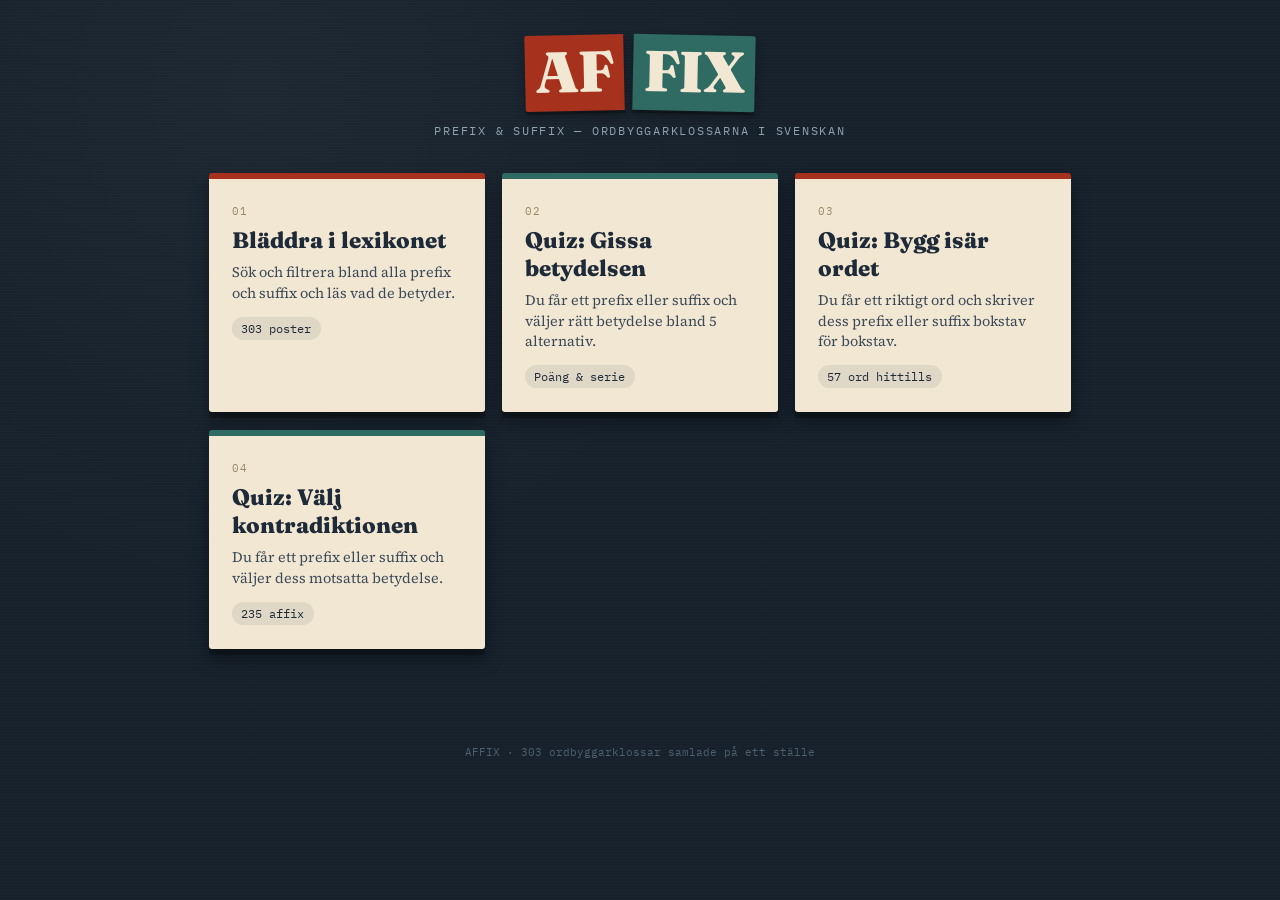
<file: index.html>
<!DOCTYPE html>
<html lang="sv">
<head>
<meta charset="UTF-8">
<meta name="viewport" content="width=device-width, initial-scale=1.0">
<title>AFFIX — prefix- & suffixlexikon</title>
<link rel="preconnect" href="https://fonts.googleapis.com">
<link rel="preconnect" href="https://fonts.gstatic.com" crossorigin>
<link href="https://fonts.googleapis.com/css2?family=Fraunces:ital,wght@0,700;0,800;0,900;1,700&family=Source+Serif+4:ital,wght@0,400;0,600;1,400&family=IBM+Plex+Mono:wght@400;600;700&display=swap" rel="stylesheet">
<link rel="stylesheet" href="style.css">
</head>
<body>

<header class="site-header">
  <div class="wordmark"><span class="pre">AF</span><span class="fix">FIX</span></div>
  <p class="tagline">Prefix &amp; suffix — ordbyggarklossarna i svenskan</p>
</header>

<main class="menu-wrap">
  <div class="menu-grid">

    <a class="menu-card" href="browse.html">
      <span class="menu-index">01</span>
      <h2>Bläddra i lexikonet</h2>
      <p>Sök och filtrera bland alla prefix och suffix och läs vad de betyder.</p>
      <span class="menu-count">303 poster</span>
    </a>

    <a class="menu-card" href="quiz.html">
      <span class="menu-index">02</span>
      <h2>Quiz: Gissa betydelsen</h2>
      <p>Du får ett prefix eller suffix och väljer rätt betydelse bland 5 alternativ.</p>
      <span class="menu-count">Poäng &amp; serie</span>
    </a>

    <a class="menu-card" href="quiz-word.html">
      <span class="menu-index">03</span>
      <h2>Quiz: Bygg isär ordet</h2>
      <p>Du får ett riktigt ord och skriver dess prefix eller suffix bokstav för bokstav.</p>
      <span class="menu-count">57 ord hittills</span>
    </a>

    <a class="menu-card" href="quiz-contradiction.html">
      <span class="menu-index">04</span>
      <h2>Quiz: Välj kontradiktionen</h2>
      <p>Du får ett prefix eller suffix och väljer dess motsatta betydelse.</p>
      <span class="menu-count">235 affix</span>
    </a>

  </div>
</main>

<footer>AFFIX · 303 ordbyggarklossar samlade på ett ställe</footer>

</body>
</html>
</file>
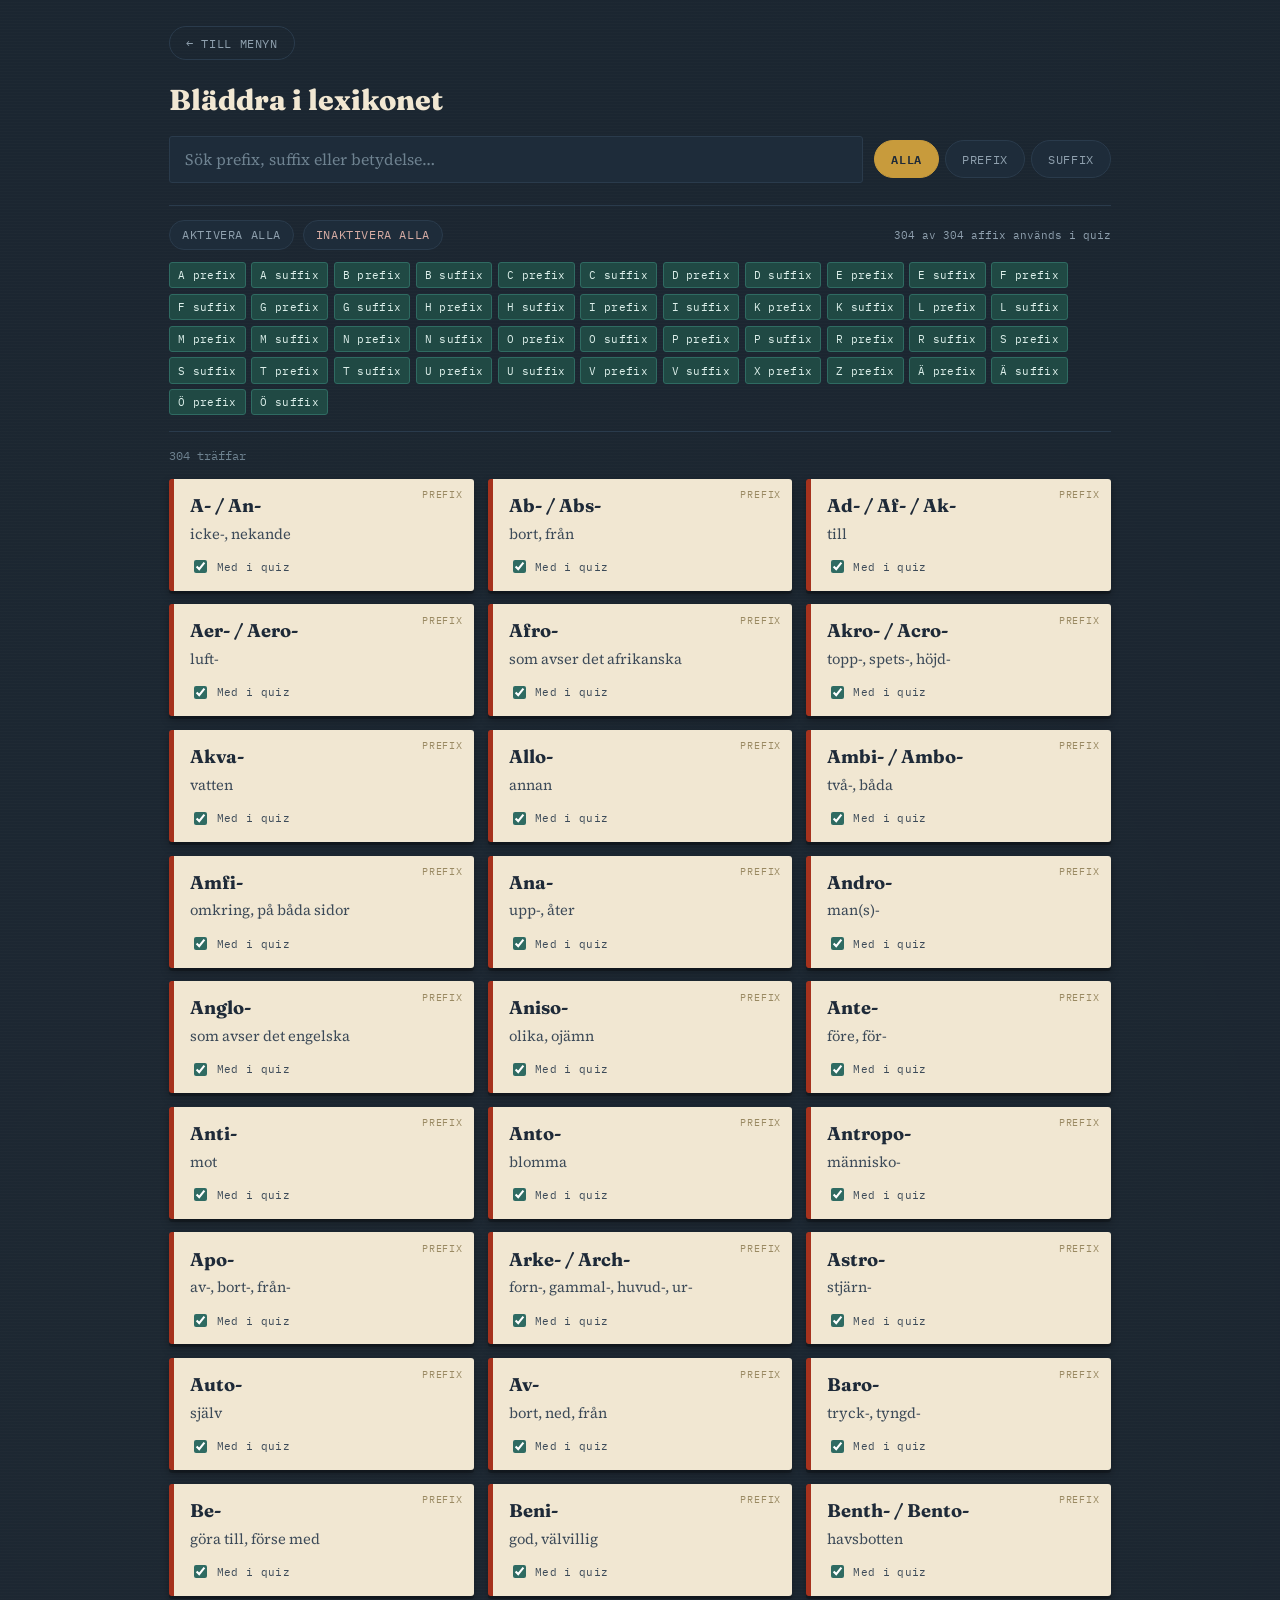
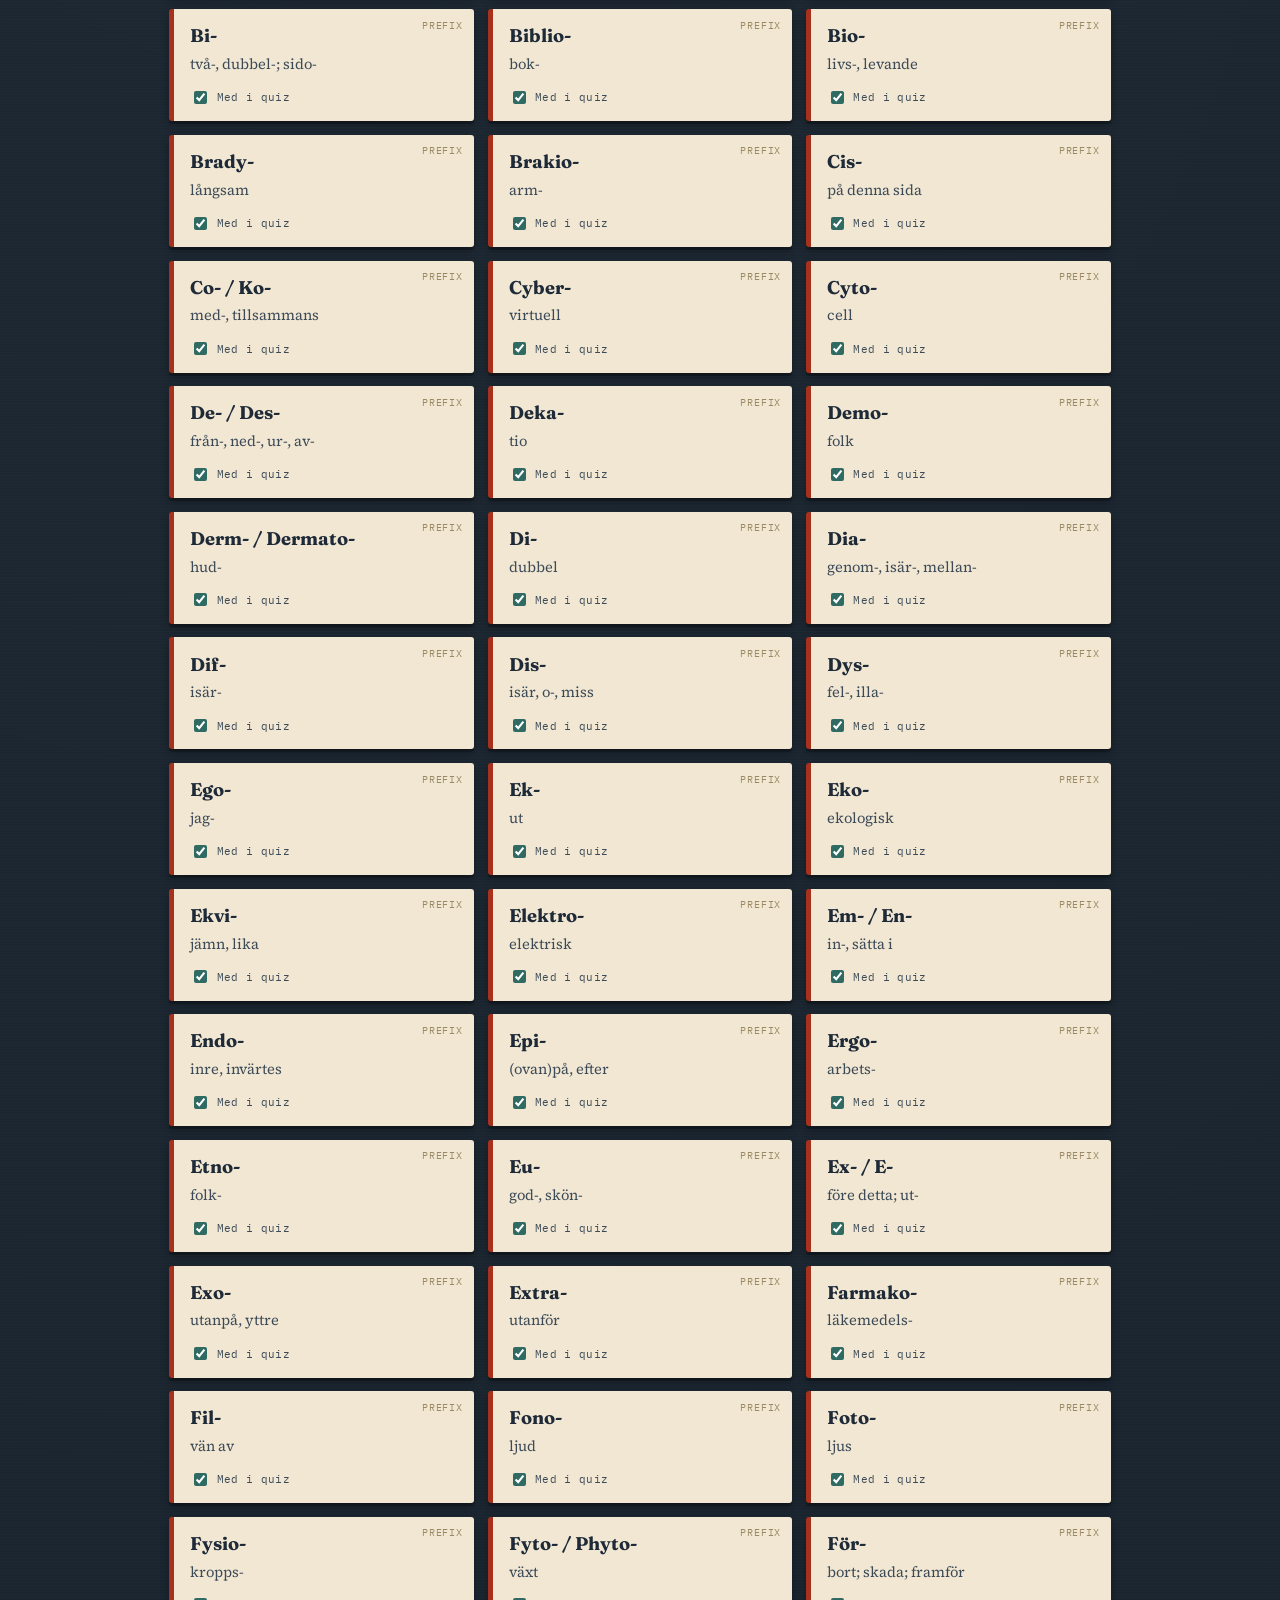
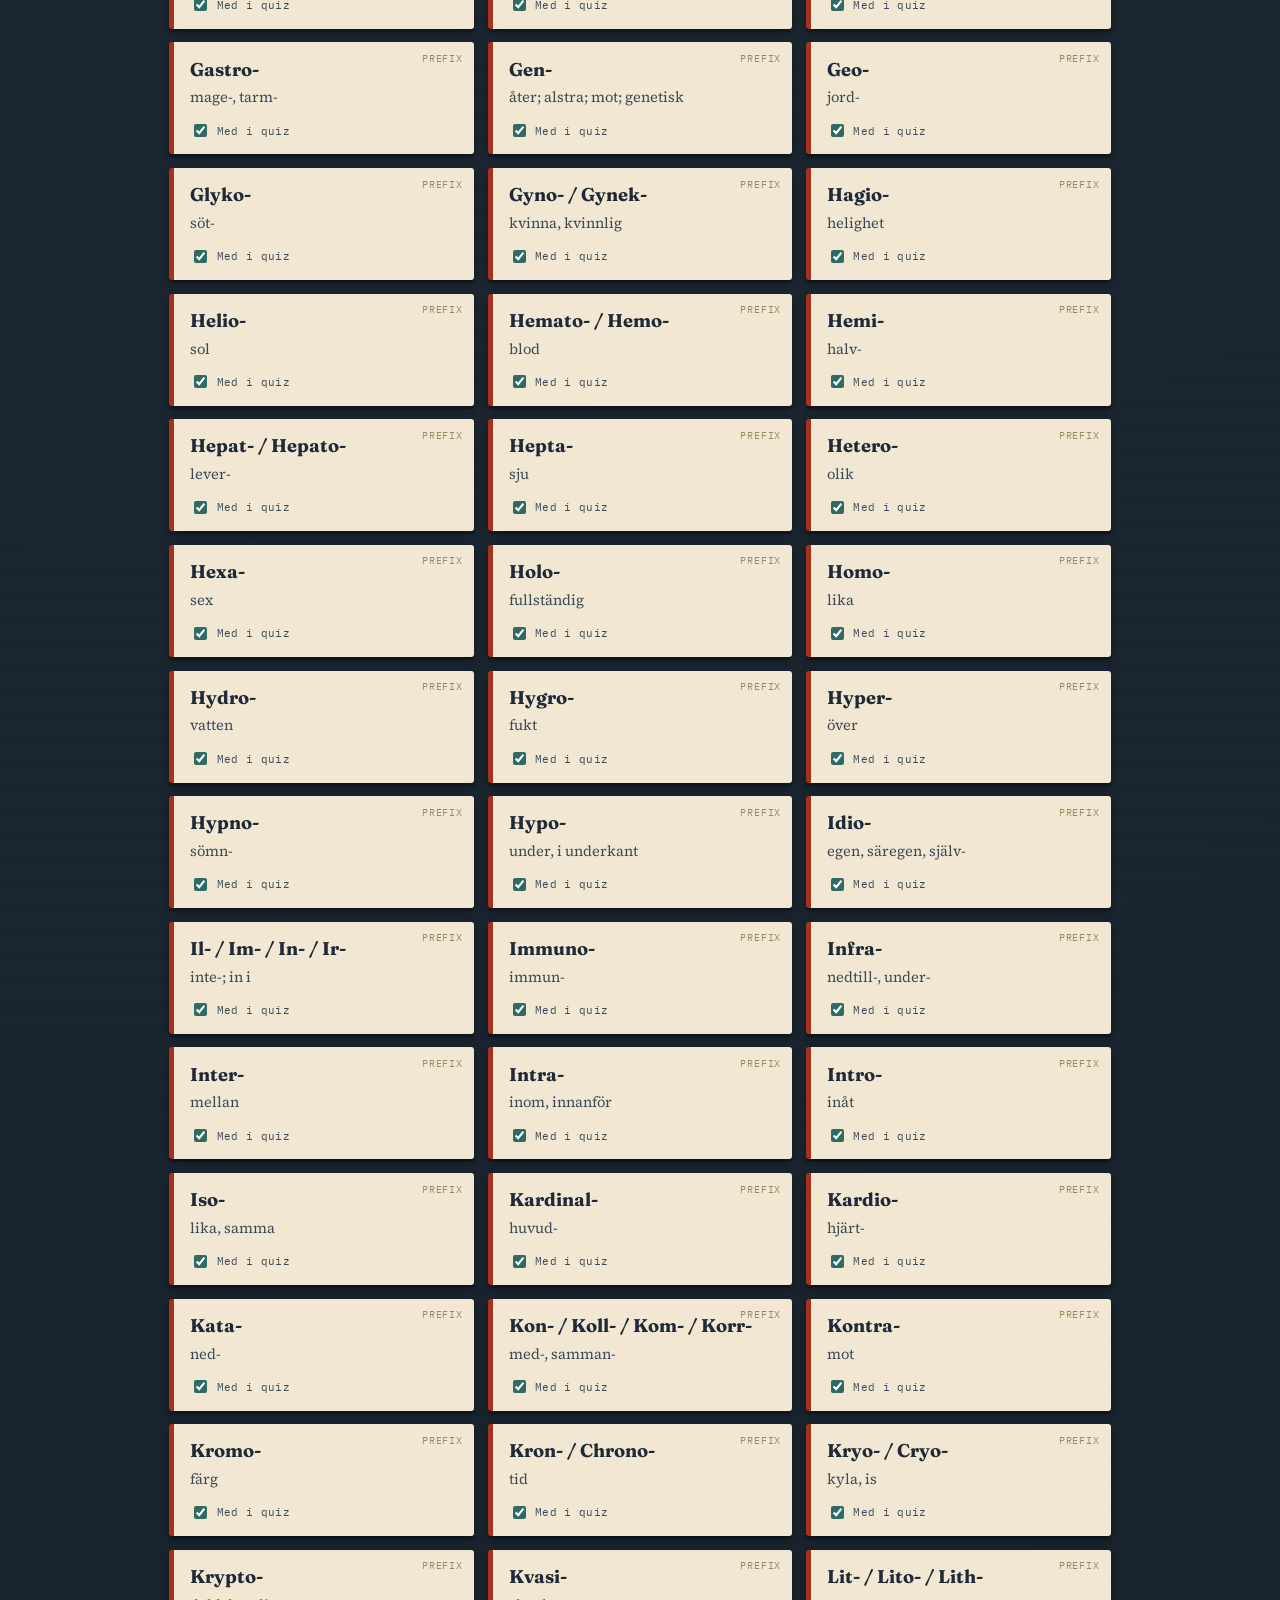
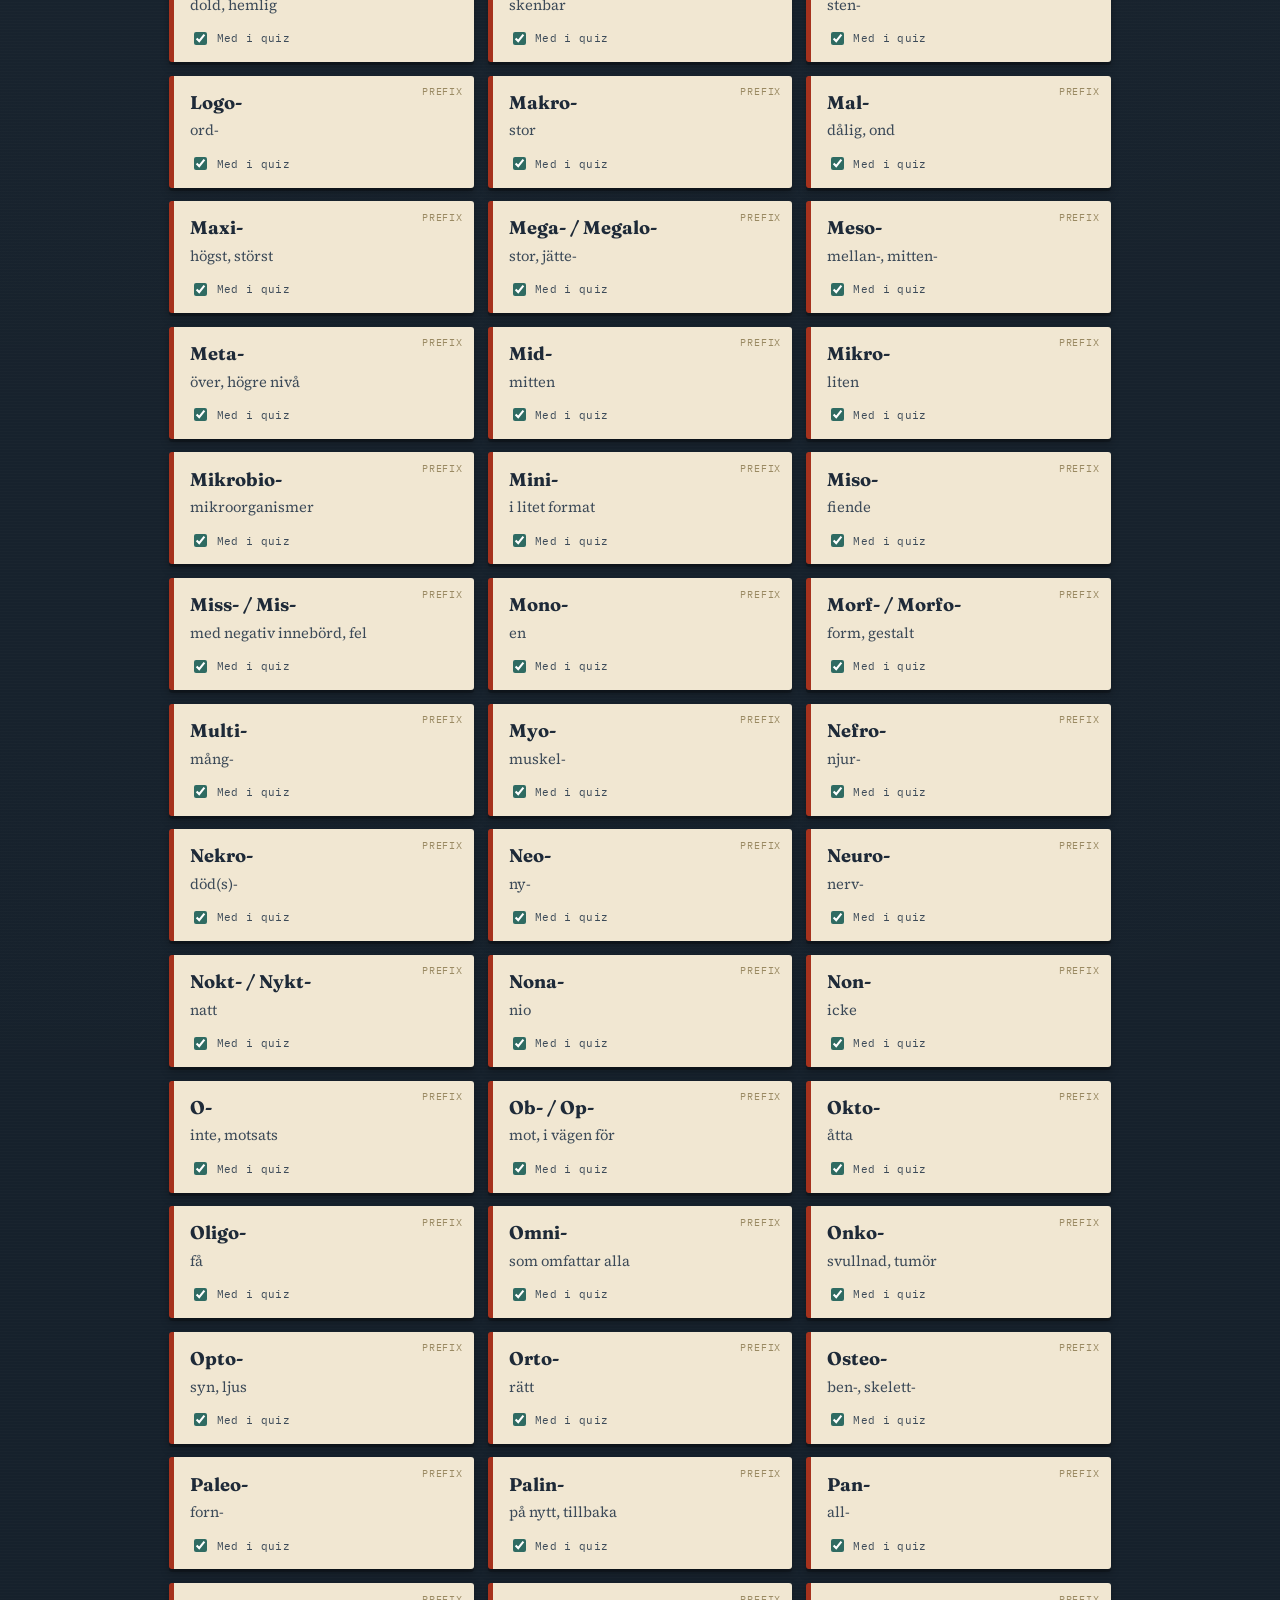
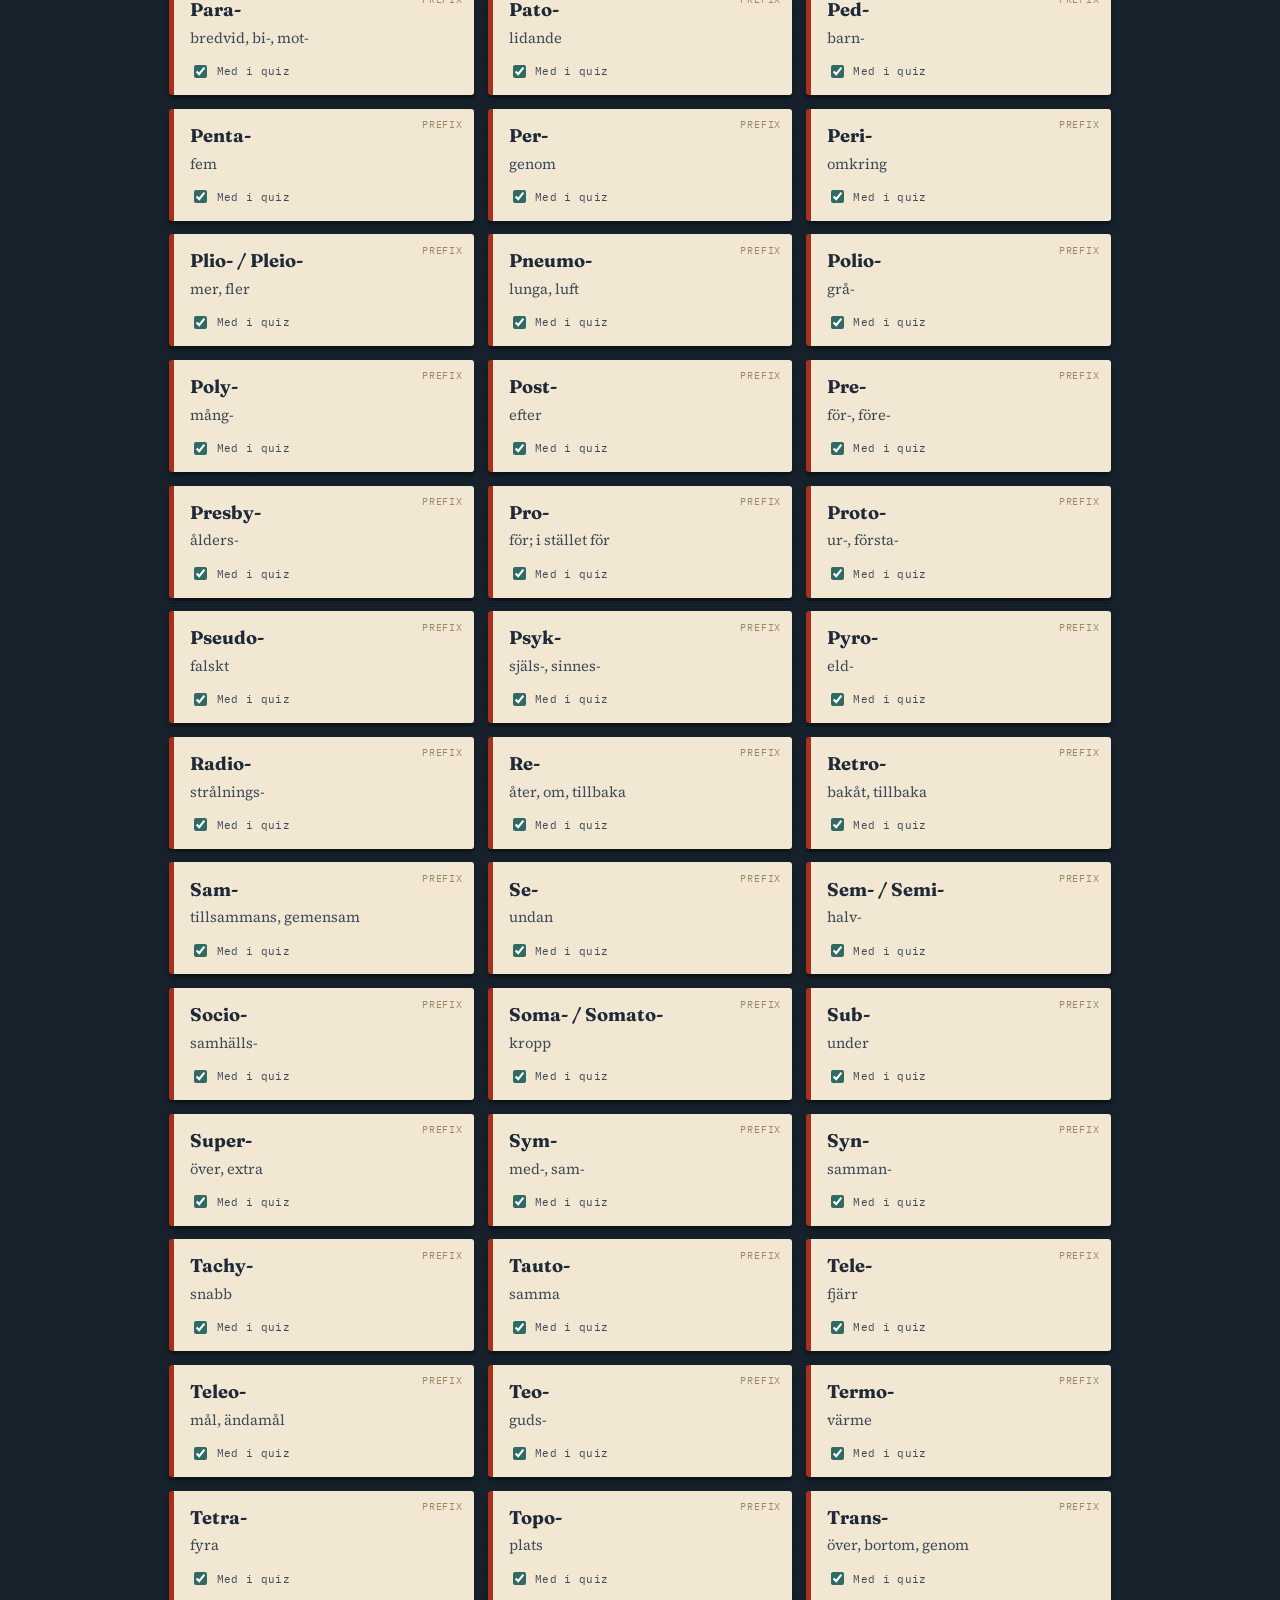
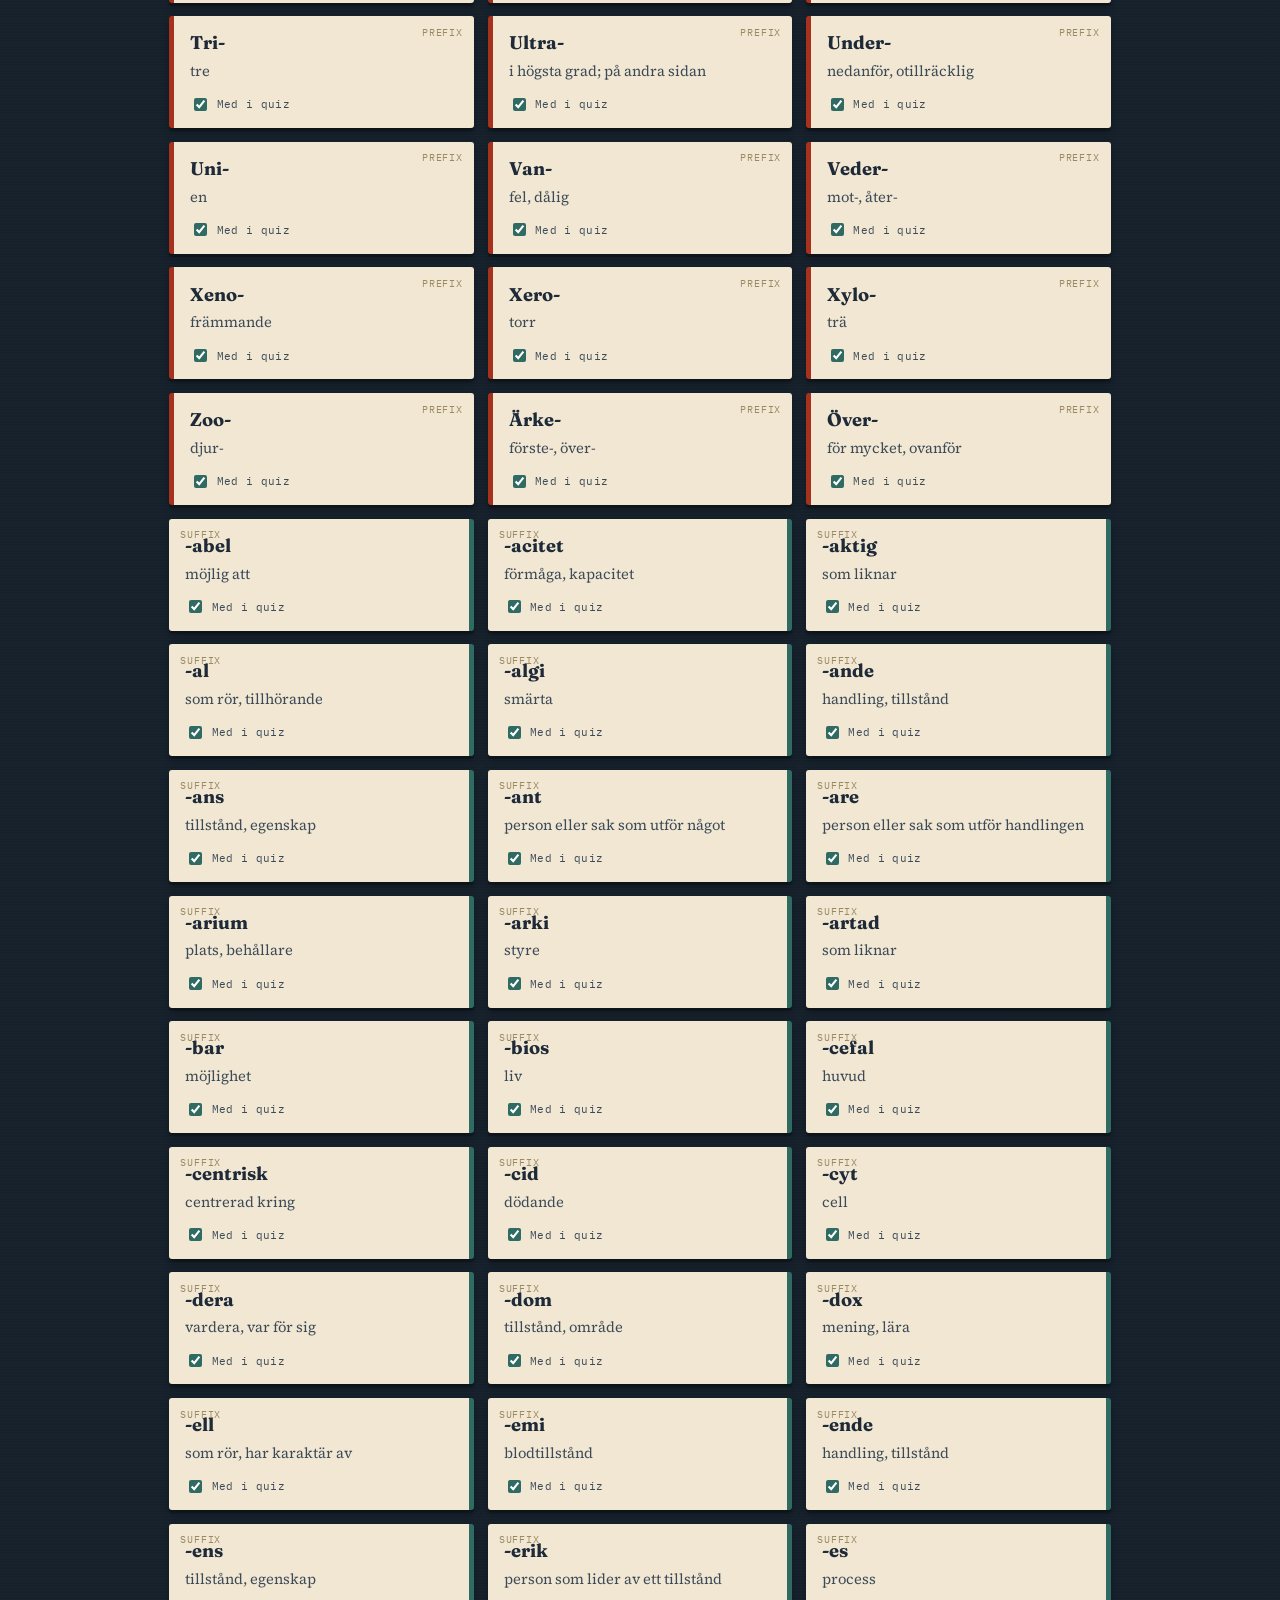
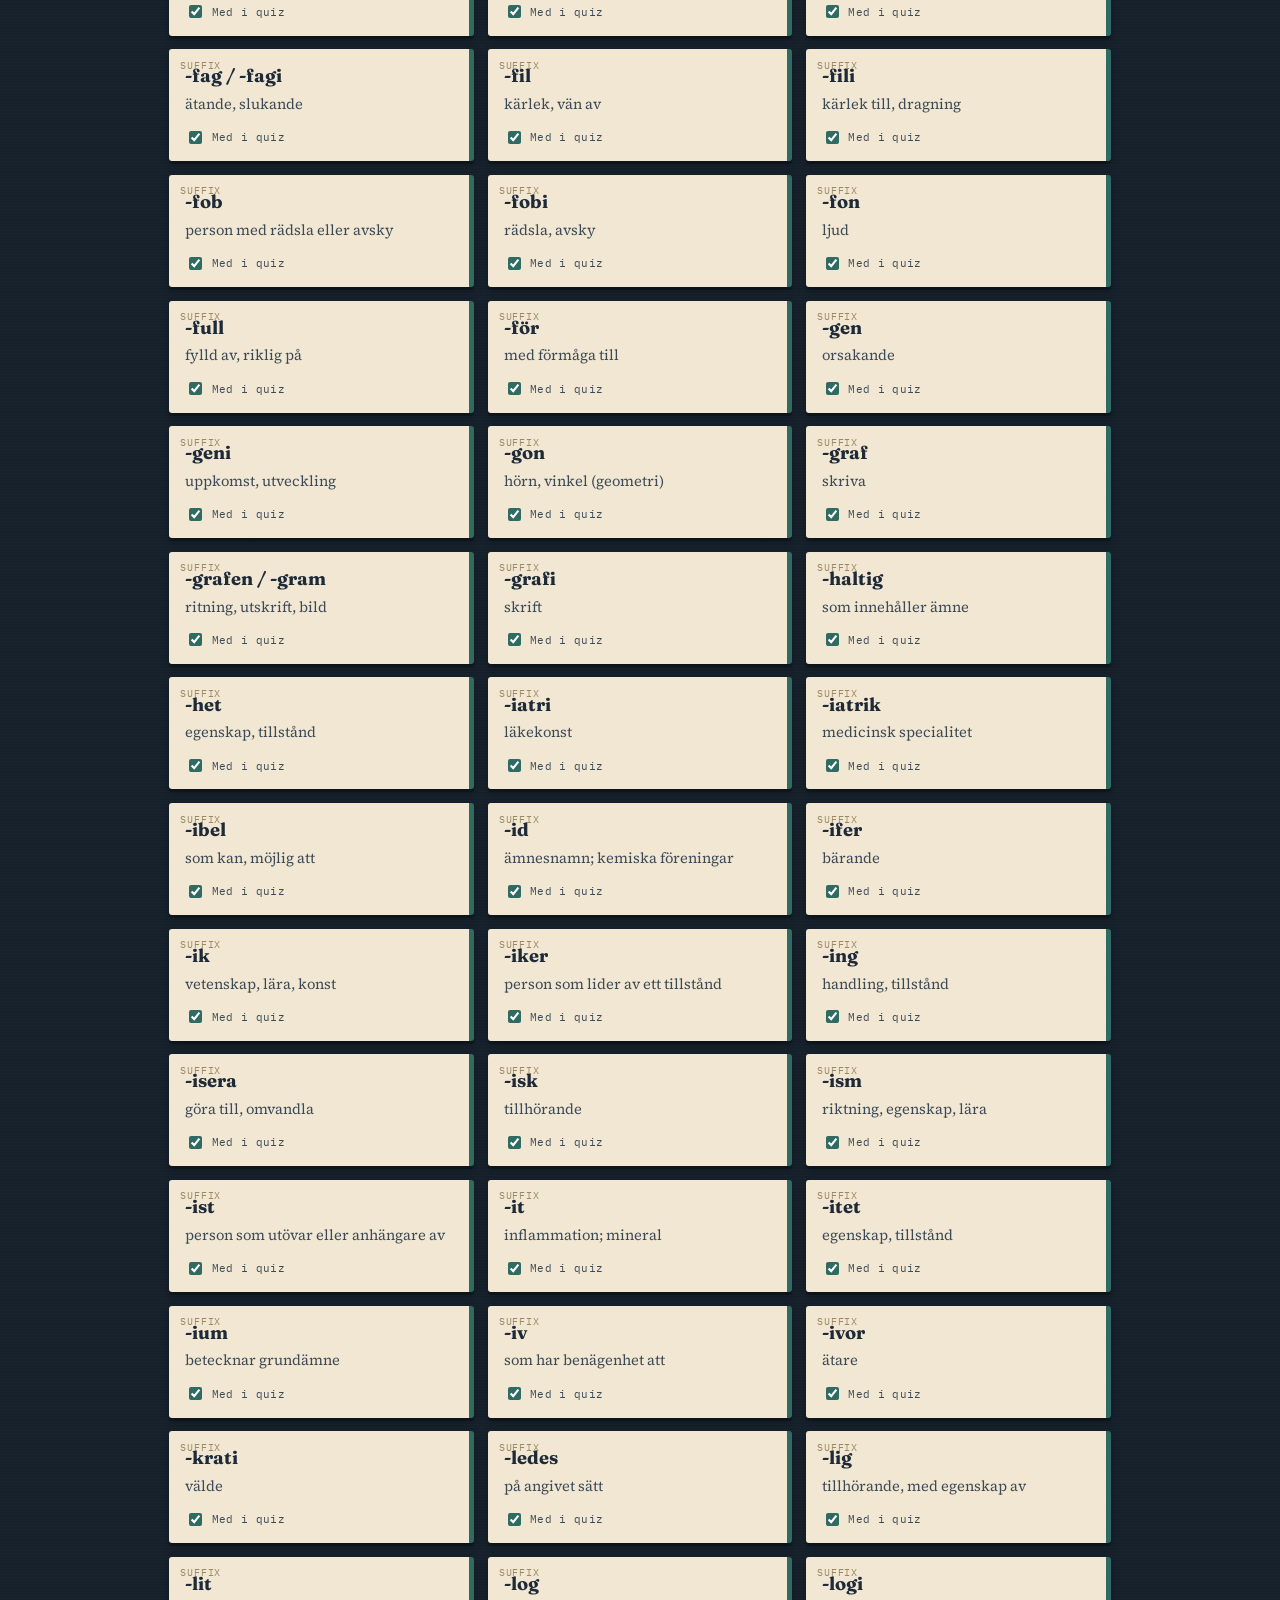
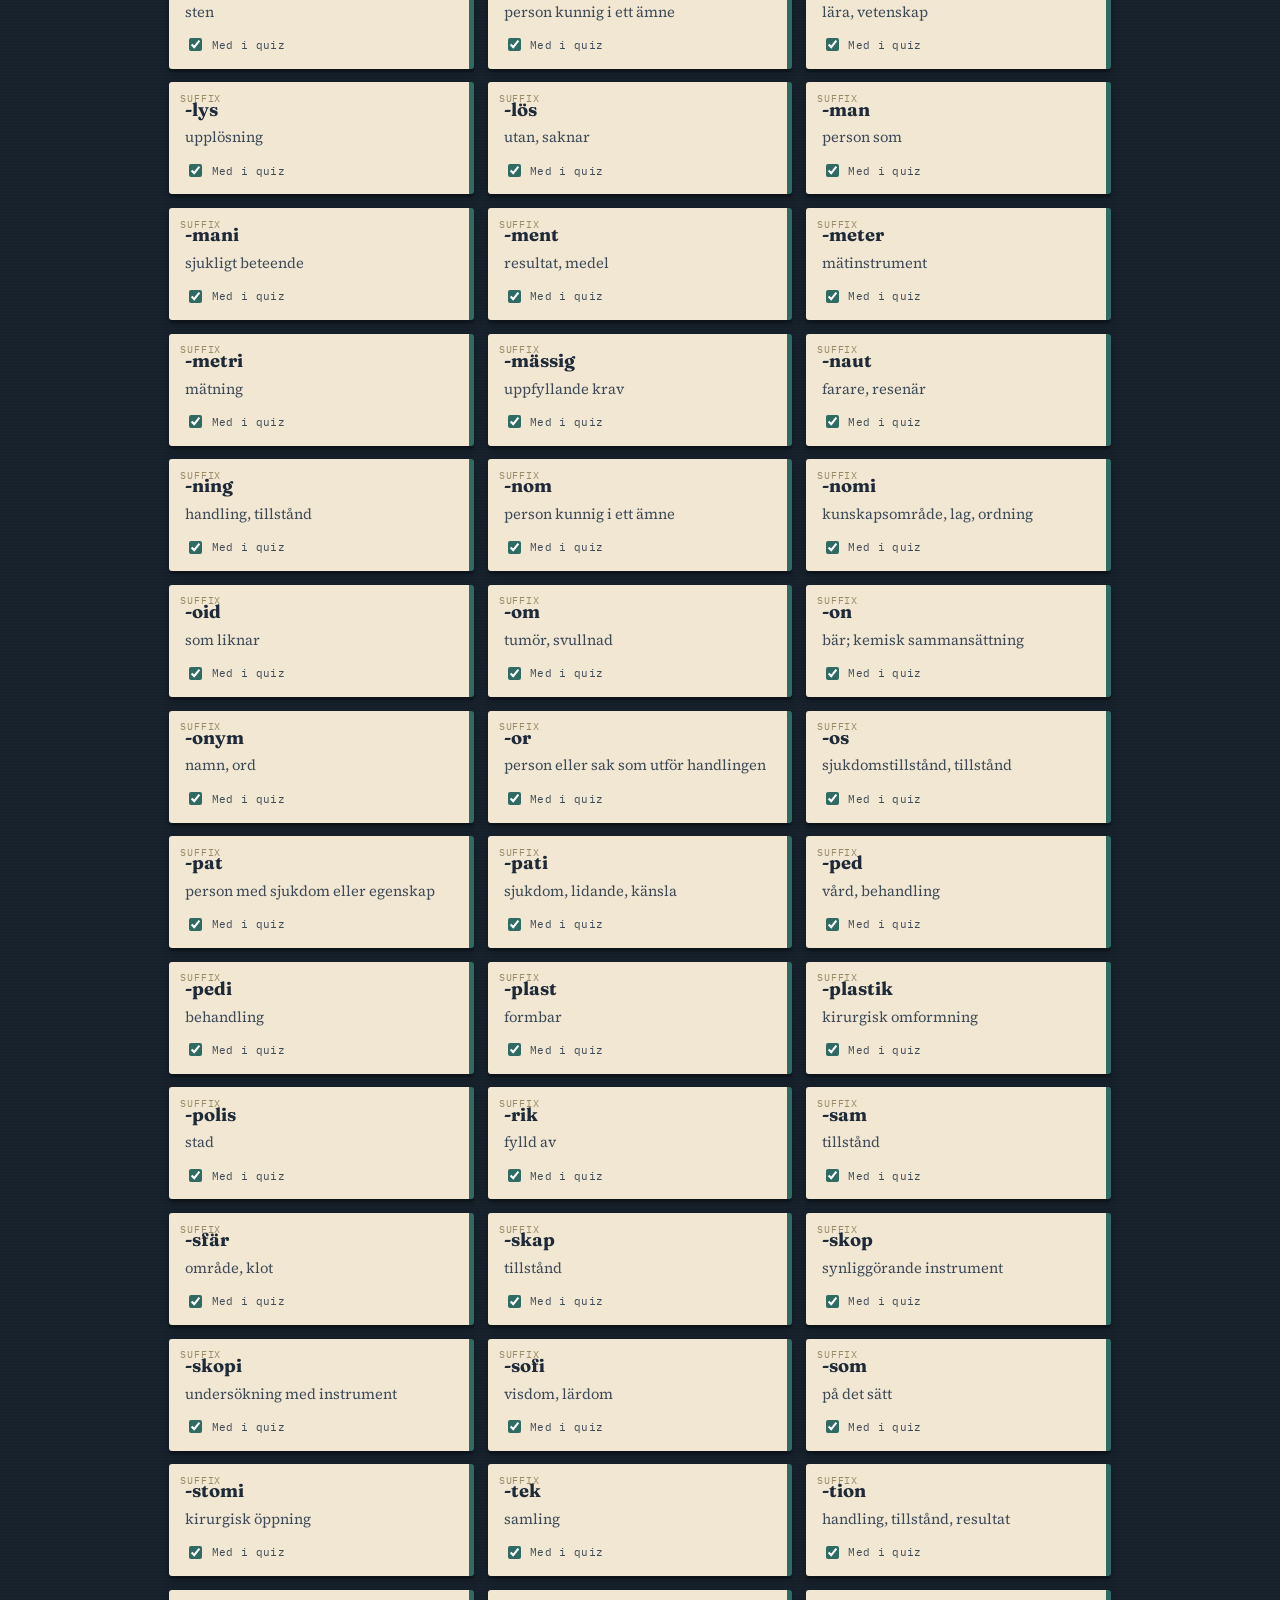
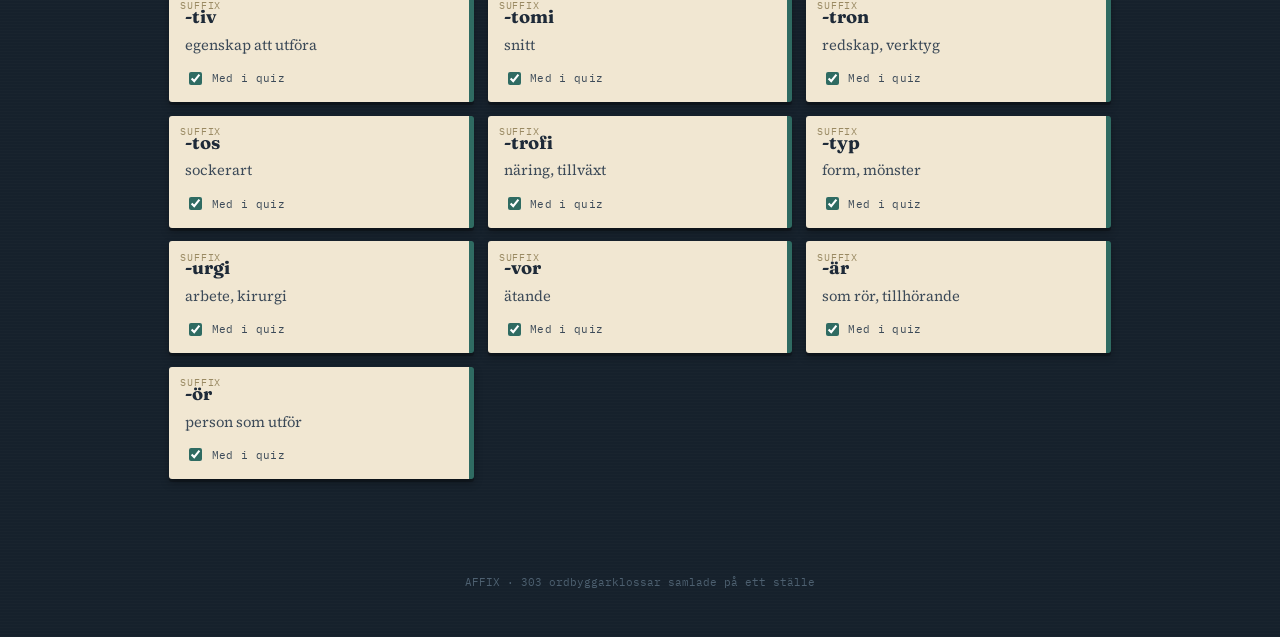
<file: browse.html>
<!DOCTYPE html>
<html lang="sv">
<head>
<meta charset="UTF-8">
<meta name="viewport" content="width=device-width, initial-scale=1.0">
<title>Bläddra — AFFIX</title>
<link rel="preconnect" href="https://fonts.googleapis.com">
<link rel="preconnect" href="https://fonts.gstatic.com" crossorigin>
<link href="https://fonts.googleapis.com/css2?family=Fraunces:ital,wght@0,700;0,800;0,900;1,700&family=Source+Serif+4:ital,wght@0,400;0,600;1,400&family=IBM+Plex+Mono:wght@400;600;700&display=swap" rel="stylesheet">
<link rel="stylesheet" href="style.css">
</head>
<body>

<div class="subpage-header">
  <a class="back-link" href="index.html">&larr; Till menyn</a>
</div>
<h1 class="page-title">Bläddra i lexikonet</h1>

<section class="view active" style="max-width:980px;margin:1.2rem auto 0;padding:0 1.2rem 4rem;">
  <div class="controls">
    <input type="search" id="searchInput" class="search-input" placeholder="Sök prefix, suffix eller betydelse…" autocomplete="off">
    <div class="filter-group" id="browseFilter">
      <button class="chip active" data-cat="alla">Alla</button>
      <button class="chip" data-cat="prefix">Prefix</button>
      <button class="chip" data-cat="suffix">Suffix</button>
    </div>
  </div>
  <section class="selection-panel" aria-label="Välj affix till quiz">
    <div class="selection-actions">
      <button class="chip selection-button" id="enableAllBtn" type="button">Aktivera alla</button>
      <button class="chip selection-button" id="disableAllBtn" type="button">Inaktivera alla</button>
      <p class="selection-status" id="selectionStatus" aria-live="polite"></p>
    </div>
    <div class="selection-by-letter" id="selectionByLetter" aria-label="Välj affix efter bokstav och kategori"></div>
  </section>
  <p class="result-count" id="resultCount"></p>
  <div class="term-grid" id="termGrid"></div>
</section>

<footer>AFFIX · 303 ordbyggarklossar samlade på ett ställe</footer>

<script src="data.js"></script>
<script src="browse.js"></script>
</body>
</html>
</file>
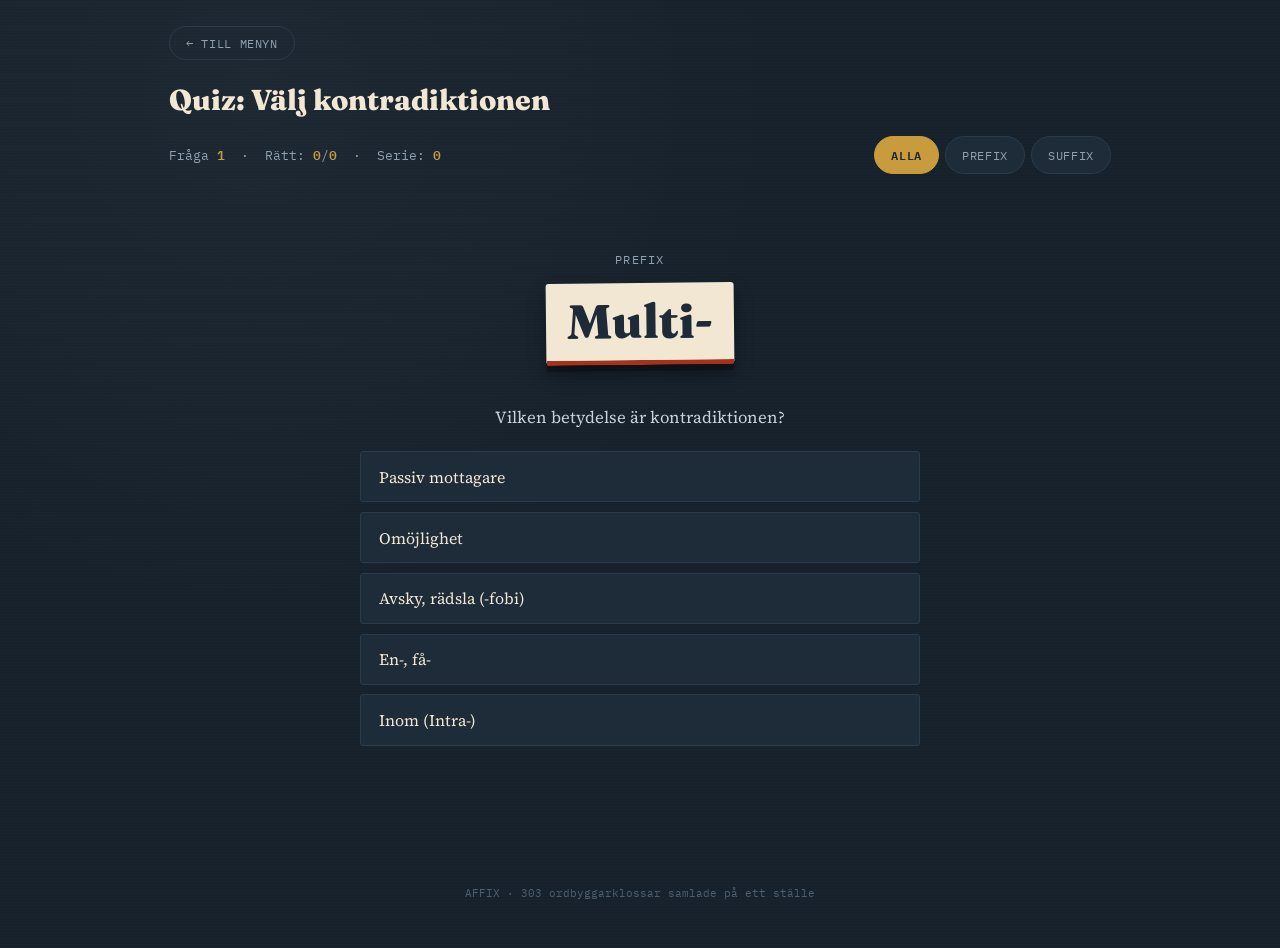
<file: quiz-contradiction.html>
<!DOCTYPE html>
<html lang="sv">
<head>
<meta charset="UTF-8">
<meta name="viewport" content="width=device-width, initial-scale=1.0">
<title>Quiz: Välj kontradiktionen — AFFIX</title>
<link rel="preconnect" href="https://fonts.googleapis.com">
<link rel="preconnect" href="https://fonts.gstatic.com" crossorigin>
<link href="https://fonts.googleapis.com/css2?family=Fraunces:ital,wght@0,700;0,800;0,900;1,700&family=Source+Serif+4:ital,wght@0,400;0,600;1,400&family=IBM+Plex+Mono:wght@400;600;700&display=swap" rel="stylesheet">
<link rel="stylesheet" href="style.css">
</head>
<body>

<div class="subpage-header">
  <a class="back-link" href="index.html">&larr; Till menyn</a>
</div>
<h1 class="page-title">Quiz: Välj kontradiktionen</h1>

<section class="view active" style="max-width:980px;margin:1.2rem auto 0;padding:0 1.2rem 4rem;">
  <div class="quiz-top">
    <div class="quiz-stats">
      Fråga <span id="qNum">1</span> &nbsp;·&nbsp; Rätt: <span id="qScore">0</span>/<span id="qTotal">0</span> &nbsp;·&nbsp; Serie: <span id="qStreak">0</span>
    </div>
    <div class="quiz-filter" id="quizFilter">
      <button class="chip active" data-cat="alla">Alla</button>
      <button class="chip" data-cat="prefix">Prefix</button>
      <button class="chip" data-cat="suffix">Suffix</button>
    </div>
  </div>

  <div class="quiz-stage">
    <p class="quiz-prompt" id="quizKatLabel">Prefix</p>
    <div class="term-block prefix" id="quizTerm" data-kat="">…</div>
    <p class="question-text">Vilken betydelse är kontradiktionen?</p>
    <div class="options" id="quizOptions"></div>
    <div id="quizFeedback"></div>
    <button class="next-btn" id="nextBtn" style="display:none;">Nästa fråga →</button>
  </div>
</section>

<footer>AFFIX · 303 ordbyggarklossar samlade på ett ställe</footer>

<script src="data.js"></script>
<script src="quiz-contradiction.js"></script>
</body>
</html>
</file>
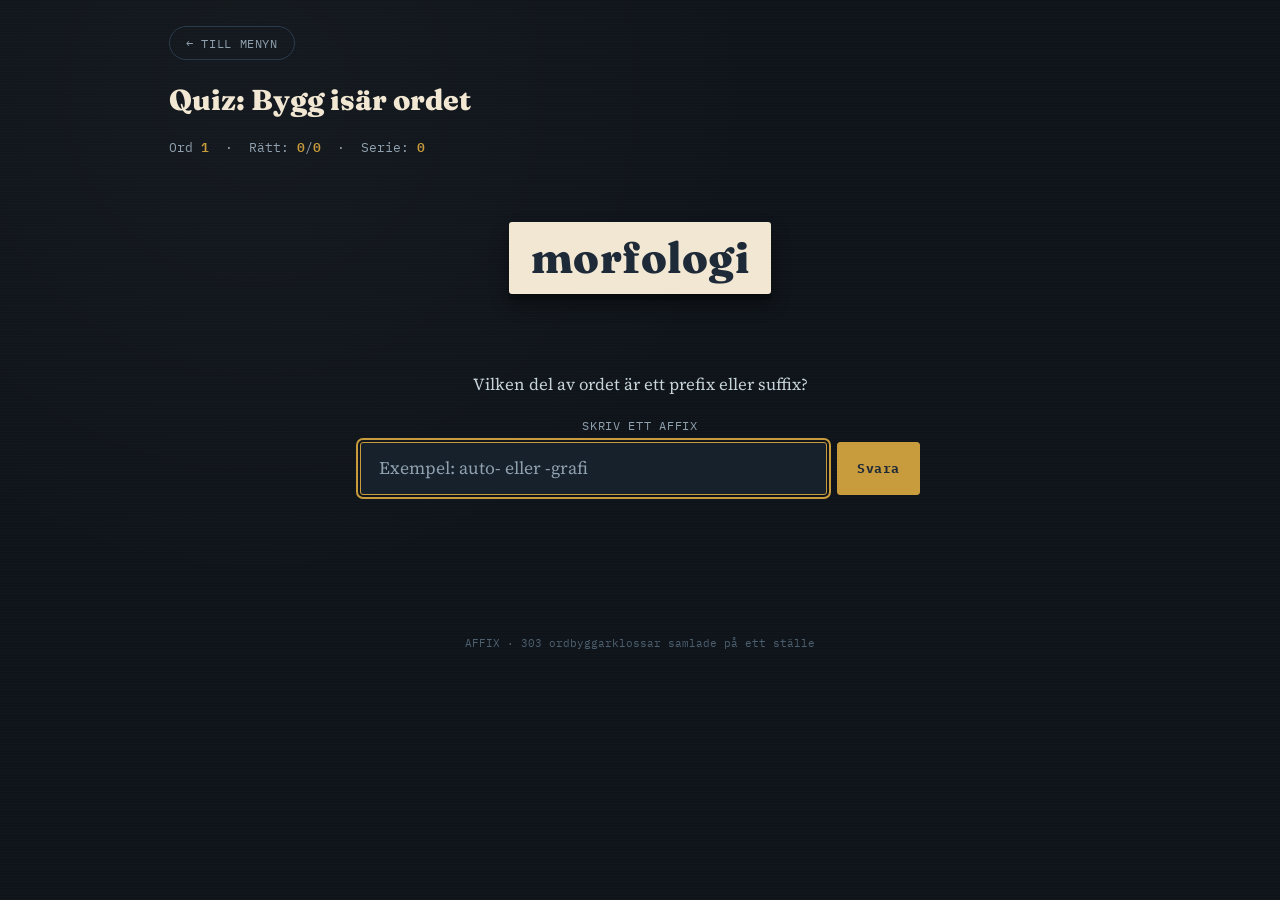
<file: quiz-word.html>
<!DOCTYPE html>
<html lang="sv">
<head>
<meta charset="UTF-8">
<meta name="viewport" content="width=device-width, initial-scale=1.0">
<title>Bygg isär ordet — AFFIX</title>
<link rel="preconnect" href="https://fonts.googleapis.com">
<link rel="preconnect" href="https://fonts.gstatic.com" crossorigin>
<link href="https://fonts.googleapis.com/css2?family=Fraunces:ital,wght@0,700;0,800;0,900;1,700&family=Source+Serif+4:ital,wght@0,400;0,600;1,400&family=IBM+Plex+Mono:wght@400;600;700&display=swap" rel="stylesheet">
<link rel="stylesheet" href="style.css?v=7803ccf">
</head>
<body class="word-quiz-page">

<div class="subpage-header">
  <a class="back-link" href="index.html">&larr; Till menyn</a>
</div>
<h1 class="page-title">Quiz: Bygg isär ordet</h1>

<section class="view active" style="max-width:980px;margin:1.2rem auto 0;padding:0 1.2rem 4rem;">
  <div class="quiz-top">
    <div class="quiz-stats">
      Ord <span id="qNum">1</span> &nbsp;·&nbsp; Rätt: <span id="qScore">0</span>/<span id="qTotal">0</span> &nbsp;·&nbsp; Serie: <span id="qStreak">0</span>
    </div>
  </div>

  <div class="quiz-stage">
    <div class="word-block" id="wordBlock">…</div>
    <p class="split-preview" id="splitPreview"></p>
    <p class="question-text" id="questionText">Vilken del av ordet är ett prefix eller suffix?</p>
    <form class="answer-form" id="answerForm">
      <label class="answer-label" id="answerLabel" for="answerInput">Skriv affixet</label>
      <div class="answer-controls">
        <input class="answer-input" id="answerInput" type="text" autocomplete="off" autocapitalize="none" spellcheck="false" required>
        <button class="answer-submit" type="submit">Svara</button>
      </div>
    </form>
    <div id="quizFeedback"></div>
    <div id="meaningBox"></div>
    <button class="next-btn" id="nextBtn" style="display:none;">Nästa →</button>
  </div>
</section>

<footer>AFFIX · 303 ordbyggarklossar samlade på ett ställe</footer>

<script src="data.js"></script>
<script src="words-data.js"></script>
<script src="quiz-word.js"></script>
</body>
</html>
</file>
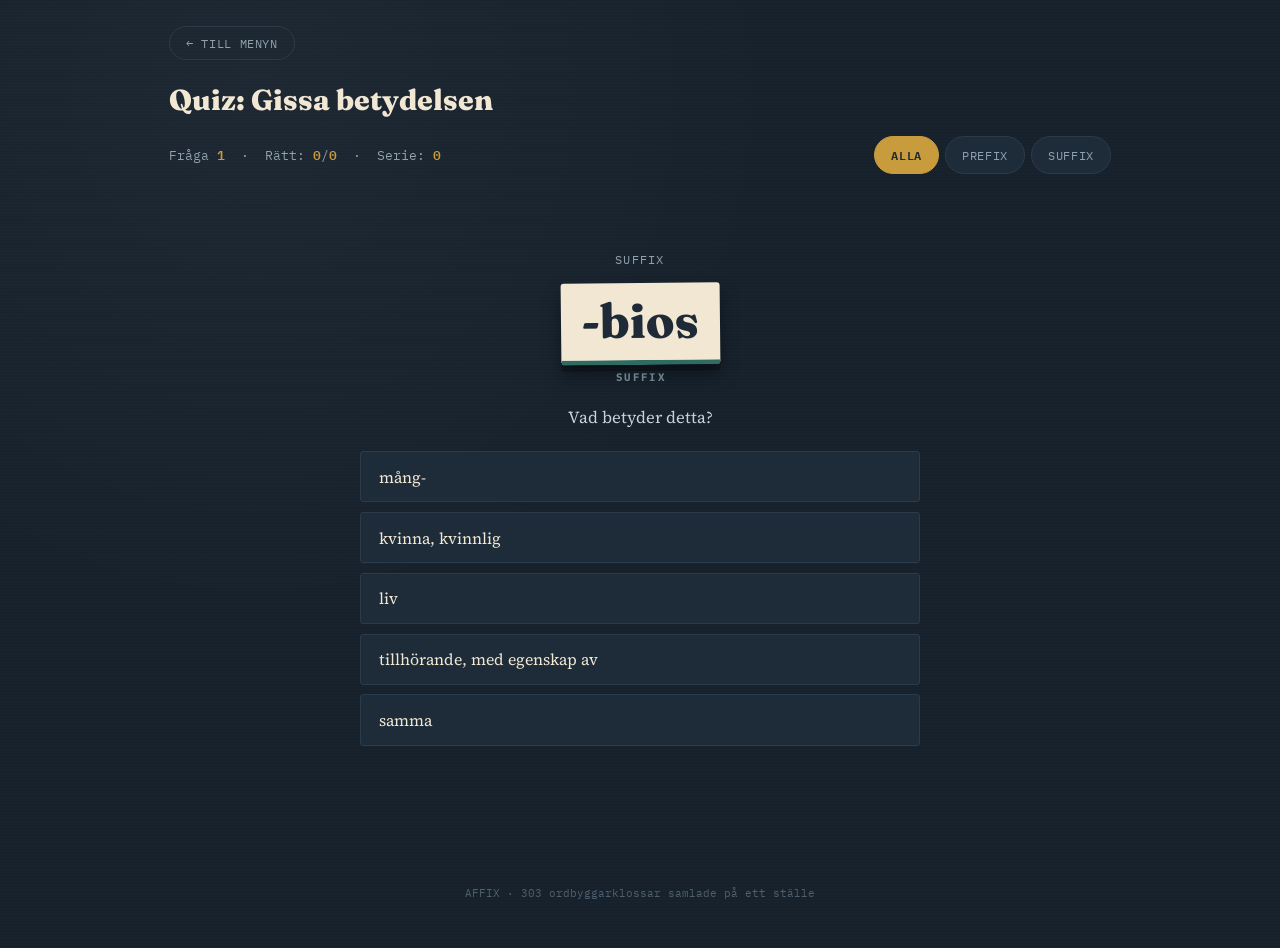
<file: quiz.html>
<!DOCTYPE html>
<html lang="sv">
<head>
<meta charset="UTF-8">
<meta name="viewport" content="width=device-width, initial-scale=1.0">
<title>Quiz — AFFIX</title>
<link rel="preconnect" href="https://fonts.googleapis.com">
<link rel="preconnect" href="https://fonts.gstatic.com" crossorigin>
<link href="https://fonts.googleapis.com/css2?family=Fraunces:ital,wght@0,700;0,800;0,900;1,700&family=Source+Serif+4:ital,wght@0,400;0,600;1,400&family=IBM+Plex+Mono:wght@400;600;700&display=swap" rel="stylesheet">
<link rel="stylesheet" href="style.css">
</head>
<body>

<div class="subpage-header">
  <a class="back-link" href="index.html">&larr; Till menyn</a>
</div>
<h1 class="page-title">Quiz: Gissa betydelsen</h1>

<section class="view active" style="max-width:980px;margin:1.2rem auto 0;padding:0 1.2rem 4rem;">
  <div class="quiz-top">
    <div class="quiz-stats">
      Fråga <span id="qNum">1</span> &nbsp;·&nbsp; Rätt: <span id="qScore">0</span>/<span id="qTotal">0</span> &nbsp;·&nbsp; Serie: <span id="qStreak">0</span>
    </div>
    <div class="quiz-filter" id="quizFilter">
      <button class="chip active" data-cat="alla">Alla</button>
      <button class="chip" data-cat="prefix">Prefix</button>
      <button class="chip" data-cat="suffix">Suffix</button>
    </div>
  </div>

  <div class="quiz-stage">
    <p class="quiz-prompt" id="quizKatLabel">Prefix</p>
    <div class="term-block prefix" id="quizTerm" data-kat="">…</div>
    <p class="question-text">Vad betyder detta?</p>
    <div class="options" id="quizOptions"></div>
    <div id="quizFeedback"></div>
    <button class="next-btn" id="nextBtn" style="display:none;">Nästa fråga →</button>
  </div>
</section>

<footer>AFFIX · 303 ordbyggarklossar samlade på ett ställe</footer>

<script src="data.js"></script>
<script src="quiz.js"></script>
</body>
</html>
</file>
<file: style.css>
:root{
  --bed:#16212C;
  --bed-alt:#1E2C3A;
  --bed-line:#2A3B4C;
  --paper:#F1E7D2;
  --paper-alt:#E8DCBF;
  --ink:#1E2A38;
  --ink-soft:#3C4A58;
  --brick:#A6321D;
  --brick-dim:#7A2415;
  --teal:#2F6B62;
  --teal-dim:#204944;
  --gold:#C89B3C;
  --cream:#F1E7D2;
  --radius:3px;
  --shadow:0 6px 0 rgba(0,0,0,.28), 0 10px 18px rgba(0,0,0,.35);
  --shadow-sm:0 3px 0 rgba(0,0,0,.25), 0 4px 8px rgba(0,0,0,.3);
  --serif-display:"Fraunces",serif;
  --serif-body:"Source Serif 4",Georgia,serif;
  --mono:"IBM Plex Mono",monospace;
}

*{box-sizing:border-box;}
html{scroll-behavior:smooth;}
body{
  margin:0;
  background:var(--bed);
  background-image:
    radial-gradient(circle at 20% 10%, rgba(255,255,255,.03), transparent 40%),
    repeating-linear-gradient(0deg, rgba(255,255,255,.012) 0 1px, transparent 1px 3px);
  color:var(--cream);
  font-family:var(--serif-body);
  min-height:100vh;
}
.word-quiz-page{
  background-color:#0F141A;
  background-image:
    radial-gradient(circle at 20% 10%, rgba(255,255,255,.025), transparent 40%),
    repeating-linear-gradient(0deg, rgba(255,255,255,.01) 0 1px, transparent 1px 3px);
}

a{color:inherit;}

/* ---------- Header / wordmark ---------- */
.site-header{
  padding:2.2rem 1.5rem 1.4rem;
  text-align:center;
}
.wordmark{
  display:inline-flex;
  align-items:baseline;
  gap:.15em;
  font-family:var(--serif-display);
  font-weight:900;
  font-size:clamp(2.4rem,6vw,3.6rem);
  letter-spacing:-.01em;
}
.wordmark .pre{
  color:var(--paper);
  background:var(--brick);
  padding:.02em .18em .06em;
  border-radius:2px 0 0 2px;
  transform:rotate(-1.2deg);
  box-shadow:var(--shadow-sm);
}
.wordmark .fix{
  color:var(--paper);
  background:var(--teal);
  padding:.02em .18em .06em;
  border-radius:0 2px 2px 0;
  transform:rotate(1.2deg);
  box-shadow:var(--shadow-sm);
}
.tagline{
  margin-top:.7rem;
  font-family:var(--mono);
  font-size:.78rem;
  letter-spacing:.14em;
  text-transform:uppercase;
  color:#8FA0AE;
}

/* ---------- Tabs ---------- */
.tabbar{
  display:flex;
  justify-content:center;
  gap:.6rem;
  padding:0 1rem 1.6rem;
  flex-wrap:wrap;
}
.tab-btn{
  font-family:var(--mono);
  font-size:.82rem;
  letter-spacing:.06em;
  text-transform:uppercase;
  background:transparent;
  color:#8FA0AE;
  border:1px solid var(--bed-line);
  border-radius:20px;
  padding:.55rem 1.2rem;
  cursor:pointer;
  transition:all .15s ease;
}
.tab-btn:hover{color:var(--cream);border-color:#48606f;}
.tab-btn.active{
  background:var(--paper);
  color:var(--ink);
  border-color:var(--paper);
  font-weight:600;
}
.tab-btn:focus-visible, button:focus-visible, input:focus-visible, select:focus-visible,
.menu-card:focus-visible, .back-link:focus-visible{
  outline:2px solid var(--gold);
  outline-offset:2px;
}

.view{display:none;max-width:980px;margin:0 auto;padding:0 1.2rem 4rem;}
.view.active{display:block;}

/* ---------- Huvudmeny ---------- */
.menu-wrap{
  max-width:900px;
  margin:0 auto;
  padding:0 1.2rem 4rem;
}
.menu-grid{
  display:grid;
  grid-template-columns:repeat(auto-fit,minmax(240px,1fr));
  gap:1.1rem;
}
.menu-card{
  display:block;
  text-decoration:none;
  background:var(--paper);
  color:var(--ink);
  border-radius:var(--radius);
  padding:1.6rem 1.4rem 1.5rem;
  box-shadow:var(--shadow);
  border-top:6px solid var(--brick);
  transition:transform .12s ease, box-shadow .12s ease;
  cursor:pointer;
  position:relative;
}
.menu-card:nth-child(2n){border-top-color:var(--teal);}
.menu-card:hover{transform:translateY(-3px);}
.menu-card .menu-index{
  font-family:var(--mono);
  font-size:.7rem;
  letter-spacing:.1em;
  text-transform:uppercase;
  color:#9a8a63;
  display:block;
  margin-bottom:.5rem;
}
.menu-card h2{
  font-family:var(--serif-display);
  font-weight:800;
  font-size:1.4rem;
  margin:0 0 .5rem;
}
.menu-card p{
  font-size:.9rem;
  color:var(--ink-soft);
  line-height:1.4;
  margin:0;
}
.menu-card .menu-count{
  display:inline-block;
  margin-top:.9rem;
  font-family:var(--mono);
  font-size:.72rem;
  background:rgba(30,42,56,.08);
  padding:.25rem .6rem;
  border-radius:20px;
}
.menu-card.disabled{
  opacity:.5;
  cursor:default;
  pointer-events:none;
  border-top-style:dashed;
}
.menu-card.disabled .menu-count{background:transparent;border:1px dashed rgba(30,42,56,.3);}

/* ---------- Undersida: tillbaka-länk ---------- */
.subpage-header{
  max-width:980px;
  margin:0 auto;
  padding:1.6rem 1.2rem 0;
}
.back-link{
  display:inline-flex;
  align-items:center;
  gap:.4rem;
  font-family:var(--mono);
  font-size:.78rem;
  letter-spacing:.05em;
  text-transform:uppercase;
  color:#8FA0AE;
  text-decoration:none;
  border:1px solid var(--bed-line);
  border-radius:20px;
  padding:.5rem 1rem;
}
.back-link:hover{color:var(--cream);border-color:#48606f;}
.page-title{
  max-width:980px;
  margin:1.4rem auto .2rem;
  padding:0 1.2rem;
  font-family:var(--serif-display);
  font-weight:800;
  font-size:1.8rem;
}

/* ---------- Controls (browse) ---------- */
.controls{
  display:flex;
  gap:.7rem;
  flex-wrap:wrap;
  margin-bottom:1.4rem;
  align-items:center;
}
.search-input{
  flex:1 1 220px;
  font-family:var(--serif-body);
  font-size:1rem;
  padding:.7rem .9rem;
  border-radius:var(--radius);
  border:1px solid var(--bed-line);
  background:var(--bed-alt);
  color:var(--cream);
}
.search-input::placeholder{color:#6E8290;}
.filter-group{display:flex;gap:.4rem;}
.chip{
  font-family:var(--mono);
  font-size:.75rem;
  letter-spacing:.05em;
  text-transform:uppercase;
  background:var(--bed-alt);
  color:#8FA0AE;
  border:1px solid var(--bed-line);
  border-radius:20px;
  padding:.5rem 1rem;
  cursor:pointer;
}
.chip.active{background:var(--gold);color:var(--ink);border-color:var(--gold);font-weight:600;}
.result-count{
  font-family:var(--mono);
  font-size:.75rem;
  color:#6E8290;
  margin:0 0 1rem;
}
.selection-panel{
  border-top:1px solid var(--bed-line);
  border-bottom:1px solid var(--bed-line);
  padding:.85rem 0 .95rem;
  margin:0 0 1rem;
}
.selection-actions{
  display:flex;
  align-items:center;
  gap:.55rem;
  flex-wrap:wrap;
}
.selection-button{padding:.42rem .75rem;}
.selection-button:last-of-type{color:#D7ACA4;}
.selection-status{
  margin:0 0 0 auto;
  font-family:var(--mono);
  font-size:.7rem;
  color:#8FA0AE;
}
.selection-by-letter{
  display:flex;
  gap:.35rem;
  flex-wrap:wrap;
  margin-top:.75rem;
}
.letter-selection{
  font-family:var(--mono);
  font-size:.68rem;
  letter-spacing:.03em;
  background:transparent;
  color:#8FA0AE;
  border:1px solid var(--bed-line);
  border-radius:var(--radius);
  padding:.32rem .5rem;
  cursor:pointer;
}
.letter-selection.active{background:var(--teal-dim);border-color:var(--teal);color:#DCEFEA;}

/* ---------- Term grid (browse) ---------- */
.term-grid{
  display:grid;
  grid-template-columns:repeat(auto-fill,minmax(230px,1fr));
  gap:.85rem;
}
.term-card{
  background:var(--paper);
  color:var(--ink);
  border-radius:var(--radius);
  padding:.95rem 1rem .9rem;
  box-shadow:var(--shadow-sm);
  border-left:5px solid var(--brick);
  position:relative;
}
.term-card.suffix{border-left-color:var(--teal);border-right:5px solid var(--teal);border-left:none;padding-right:1.1rem;}
.term-card .term{
  font-family:var(--serif-display);
  font-weight:700;
  font-size:1.15rem;
  display:block;
  margin-bottom:.3rem;
}
.term-card .betydelse{
  font-size:.92rem;
  color:var(--ink-soft);
  line-height:1.35;
}
.term-card.is-disabled{opacity:.56;}
.quiz-inclusion{
  display:flex;
  align-items:center;
  gap:.4rem;
  margin-top:.8rem;
  font-family:var(--mono);
  font-size:.68rem;
  letter-spacing:.03em;
  color:var(--ink-soft);
  cursor:pointer;
}
.quiz-inclusion input{accent-color:var(--teal);}
.term-card .kat{
  position:absolute;
  top:.6rem; right:.7rem;
  font-family:var(--mono);
  font-size:.62rem;
  letter-spacing:.08em;
  text-transform:uppercase;
  color:#9a8a63;
}
.term-card.suffix .kat{right:auto;left:.7rem;}
.empty-note{
  font-family:var(--mono);
  color:#6E8290;
  text-align:center;
  padding:3rem 1rem;
}

/* ---------- Quiz ---------- */
.quiz-top{
  display:flex;
  justify-content:space-between;
  align-items:center;
  flex-wrap:wrap;
  gap:.8rem;
  margin-bottom:1.6rem;
  font-family:var(--mono);
  font-size:.82rem;
  color:#8FA0AE;
}
.quiz-stats span{color:var(--gold);font-weight:600;}
.quiz-filter{display:flex;gap:.4rem;}

.quiz-stage{
  text-align:center;
  padding:2.4rem 1rem 2.8rem;
}
.quiz-prompt{
  font-family:var(--mono);
  font-size:.78rem;
  letter-spacing:.1em;
  text-transform:uppercase;
  color:#8FA0AE;
  margin-bottom:1rem;
}
.term-block{
  display:inline-block;
  background:var(--paper);
  color:var(--ink);
  font-family:var(--serif-display);
  font-weight:800;
  font-size:clamp(2rem,6vw,3rem);
  padding:.5rem 1.3rem .6rem;
  border-radius:var(--radius);
  box-shadow:var(--shadow);
  transform:rotate(-.6deg);
  position:relative;
}
.term-block::after{
  content:attr(data-kat);
  position:absolute;
  bottom:-1.5rem; left:50%;
  transform:translateX(-50%);
  font-family:var(--mono);
  font-size:.68rem;
  letter-spacing:.12em;
  text-transform:uppercase;
  color:#6E8290;
}
.term-block.prefix{border-bottom:5px solid var(--brick);}
.term-block.suffix{border-bottom:5px solid var(--teal);}

.question-text{
  margin:2.6rem 0 1.4rem;
  font-size:1.05rem;
  color:#C7D3DB;
}
.quiz-empty-note{
  max-width:440px;
  margin:1.5rem auto 0;
  color:#C7D3DB;
  line-height:1.45;
}
.quiz-empty-note a{color:var(--gold);}

.options{
  display:grid;
  gap:.6rem;
  max-width:560px;
  margin:0 auto;
}
.answer-form{
  max-width:560px;
  margin:0 auto;
}
.answer-label{
  display:block;
  margin-bottom:.55rem;
  font-family:var(--mono);
  font-size:.75rem;
  letter-spacing:.06em;
  text-transform:uppercase;
  color:#8FA0AE;
}
.answer-controls{
  display:flex;
  gap:.6rem;
}
.answer-input{
  min-width:0;
  flex:1;
  font-family:var(--serif-body);
  font-size:1.1rem;
  color:var(--cream);
  background:var(--bed);
  border:1px solid var(--bed-line);
  border-radius:var(--radius);
  padding:.85rem 1.1rem;
}
.answer-input::placeholder{color:#8FA0AE;opacity:1;}
.answer-input:focus{
  outline:2px solid var(--gold);
  outline-offset:2px;
  border-color:var(--gold);
}
.answer-input:disabled{opacity:.65;cursor:default;}
.answer-submit{
  font-family:var(--mono);
  font-weight:700;
  letter-spacing:.04em;
  color:var(--ink);
  background:var(--gold);
  border:1px solid var(--gold);
  border-radius:var(--radius);
  padding:.85rem 1.2rem;
  cursor:pointer;
  transition:transform .1s ease, background .15s ease;
}
.answer-submit:hover:not(:disabled){background:#F3D797;transform:translateY(-1px);}
.answer-submit:focus-visible{outline:2px solid var(--cream);outline-offset:2px;}
.answer-submit:disabled{opacity:.65;cursor:default;}
.option-btn{
  font-family:var(--serif-body);
  font-size:1rem;
  text-align:left;
  background:var(--bed-alt);
  color:var(--cream);
  border:1px solid var(--bed-line);
  border-radius:var(--radius);
  padding:.85rem 1.1rem;
  cursor:pointer;
  transition:transform .1s ease, border-color .15s ease, background .15s ease;
}
.option-btn:hover:not(:disabled){border-color:var(--gold);transform:translateX(2px);}
.option-btn:disabled{cursor:default;}
.option-btn.correct{
  background:var(--teal-dim);
  border-color:var(--teal);
  color:#DCEFEA;
}
.option-btn.wrong{
  background:var(--brick-dim);
  border-color:var(--brick);
  color:#F6DAD2;
}
.affix-option.prefix{border-left:4px solid var(--brick);}
.affix-option.suffix{border-right:4px solid var(--teal);}

.stamp{
  display:inline-block;
  margin-top:1.6rem;
  font-family:var(--mono);
  font-weight:700;
  letter-spacing:.08em;
  text-transform:uppercase;
  font-size:1.1rem;
  padding:.4rem 1rem;
  border:3px solid currentColor;
  border-radius:4px;
  transform:rotate(-4deg) scale(1);
  animation:stampin .22s ease-out;
}
.stamp.ratt{color:var(--teal);}
.stamp.fel{color:var(--brick);}
@keyframes stampin{
  0%{opacity:0;transform:rotate(-4deg) scale(1.7);}
  100%{opacity:1;transform:rotate(-4deg) scale(1);}
}
@media (prefers-reduced-motion:reduce){
  .stamp{animation:none;}
  .option-btn:hover{transform:none;}
  .answer-submit:hover{transform:none;}
}
@media (max-width:480px){
  .answer-controls{flex-direction:column;}
  .answer-submit{width:100%;}
}

.next-btn{
  display:block;
  margin:1.8rem auto 0;
  font-family:var(--mono);
  font-size:.85rem;
  letter-spacing:.06em;
  text-transform:uppercase;
  background:var(--gold);
  color:var(--ink);
  border:none;
  border-radius:20px;
  padding:.75rem 1.7rem;
  cursor:pointer;
  font-weight:700;
}
.next-btn:hover{filter:brightness(1.08);}

/* ---------- Quiz: Bygg isär ordet ---------- */
.word-block{
  display:inline-block;
  background:var(--paper);
  color:var(--ink);
  font-family:var(--serif-display);
  font-weight:800;
  font-size:clamp(1.8rem,5.5vw,2.7rem);
  padding:.55rem 1.4rem .65rem;
  border-radius:var(--radius);
  box-shadow:var(--shadow);
  letter-spacing:.01em;
}
.step-indicator{
  font-family:var(--mono);
  font-size:.72rem;
  letter-spacing:.12em;
  text-transform:uppercase;
  color:var(--gold);
  margin-bottom:.6rem;
}
.split-preview{
  margin-top:1.1rem;
  font-family:var(--mono);
  font-size:.9rem;
  color:#8FA0AE;
  min-height:1.3em;
}
.split-preview .hit{color:var(--gold);font-weight:700;}
.meaning-box{
  margin:1.2rem auto 0;
  max-width:480px;
  background:var(--bed);
  border:1px solid var(--bed-line);
  border-radius:var(--radius);
  padding:.9rem 1.1rem;
  font-size:.95rem;
  color:#C7D3DB;
  text-align:left;
}
.meaning-box b{color:var(--cream);}

footer{
  text-align:center;
  padding:2rem 1rem 3rem;
  font-family:var(--mono);
  font-size:.7rem;
  color:#4D6070;
}

@media (max-width:520px){
  .quiz-top{justify-content:center;text-align:center;}
  .selection-status{width:100%;margin:0;}
}
</file>
